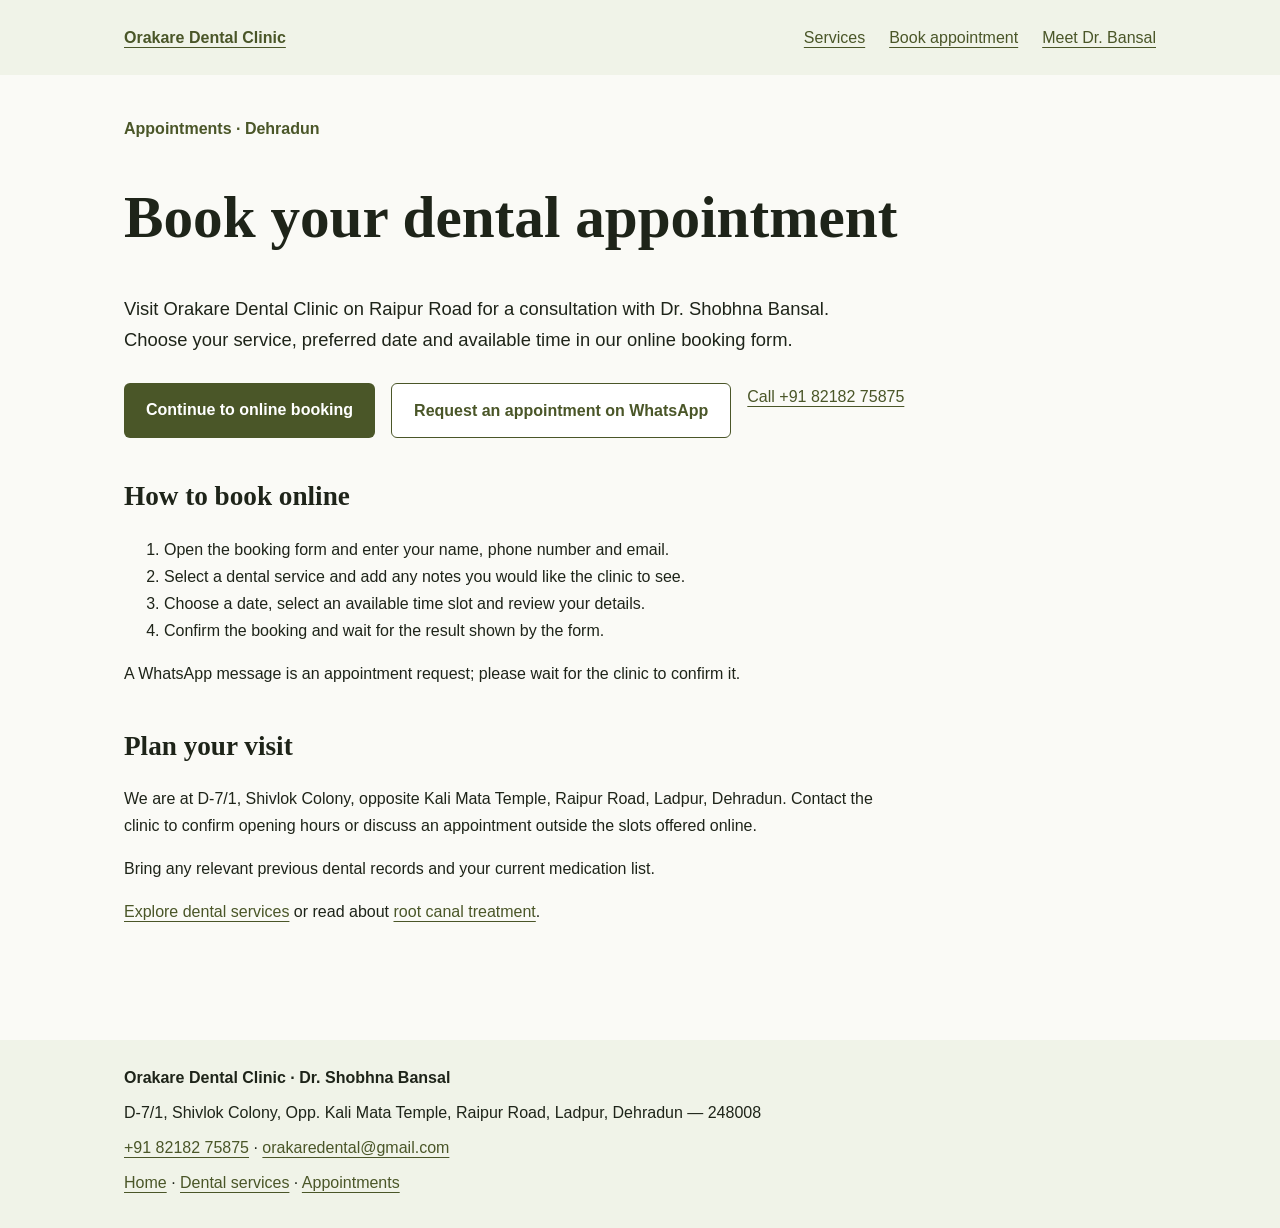
<file: book-online/index.html>
<!DOCTYPE html><html lang="en"><head><meta charset="utf-8"><meta name="viewport" content="width=device-width, initial-scale=1"><title>Book a Dental Appointment in Dehradun | Orakare Dental Clinic</title><meta name="description" content="Book an appointment with Orakare Dental Clinic on Raipur Road, Dehradun. Use our existing online booking form, call or WhatsApp the clinic."><link rel="canonical" href="https://orakaredentalclinic.com/book-online/"><meta property="og:type" content="website"><meta property="og:title" content="Book a Dental Appointment in Dehradun | Orakare Dental Clinic"><meta property="og:description" content="Book an appointment with Orakare Dental Clinic on Raipur Road, Dehradun. Use our existing online booking form, call or WhatsApp the clinic."><meta property="og:url" content="https://orakaredentalclinic.com/book-online/"><link rel="stylesheet" href="/assets/recovery.css"><script type="application/ld+json">{"@context": "https://schema.org", "@type": "WebPage", "name": "Book a Dental Appointment in Dehradun | Orakare Dental Clinic", "description": "Book an appointment with Orakare Dental Clinic on Raipur Road, Dehradun. Use our existing online booking form, call or WhatsApp the clinic.", "url": "https://orakaredentalclinic.com/book-online/", "isPartOf": {"@type": "WebSite", "name": "Orakare Dental Clinic", "url": "https://orakaredentalclinic.com/"}}</script></head><body><a class="skip" href="#main">Skip to content</a><header><nav aria-label="Main navigation"><a class="brand" href="/">Orakare Dental Clinic</a><a href="/services-3/">Services</a><a href="/book-online/">Book appointment</a><a href="/#about">Meet Dr. Bansal</a></nav></header><main id="main"><p class="eyebrow">Appointments · Dehradun</p><h1>Book your dental appointment</h1><p class="intro">Visit Orakare Dental Clinic on Raipur Road for a consultation with Dr. Shobhna Bansal. Choose your service, preferred date and available time in our online booking form.</p><div class="actions"><a class="button" href="/#contact">Continue to online booking</a><a class="button secondary" href="https://wa.me/918218275875?text=Hello%2C%20I%20would%20like%20to%20book%20an%20appointment%20at%20Orakare%20Dental%20Clinic" target="_blank" rel="noopener noreferrer">Request an appointment on WhatsApp</a><a href="tel:+918218275875">Call +91 82182 75875</a></div><section><h2>How to book online</h2><ol><li>Open the booking form and enter your name, phone number and email.</li><li>Select a dental service and add any notes you would like the clinic to see.</li><li>Choose a date, select an available time slot and review your details.</li><li>Confirm the booking and wait for the result shown by the form.</li></ol><p>A WhatsApp message is an appointment request; please wait for the clinic to confirm it.</p></section><section><h2>Plan your visit</h2><p>We are at D-7/1, Shivlok Colony, opposite Kali Mata Temple, Raipur Road, Ladpur, Dehradun. Contact the clinic to confirm opening hours or discuss an appointment outside the slots offered online.</p><p>Bring any relevant previous dental records and your current medication list.</p><p><a href="/services-3/">Explore dental services</a> or read about <a href="/service-page/root-canal-treatment/">root canal treatment</a>.</p></section></main><footer><div class="footer"><strong>Orakare Dental Clinic · Dr. Shobhna Bansal</strong><p>D-7/1, Shivlok Colony, Opp. Kali Mata Temple, Raipur Road, Ladpur, Dehradun — 248008</p><p><a href="tel:+918218275875">+91 82182 75875</a> · <a href="mailto:orakaredental@gmail.com">orakaredental@gmail.com</a></p><p><a href="/">Home</a> · <a href="/services-3/">Dental services</a> · <a href="/book-online/">Appointments</a></p></div></footer></body></html>
</file>
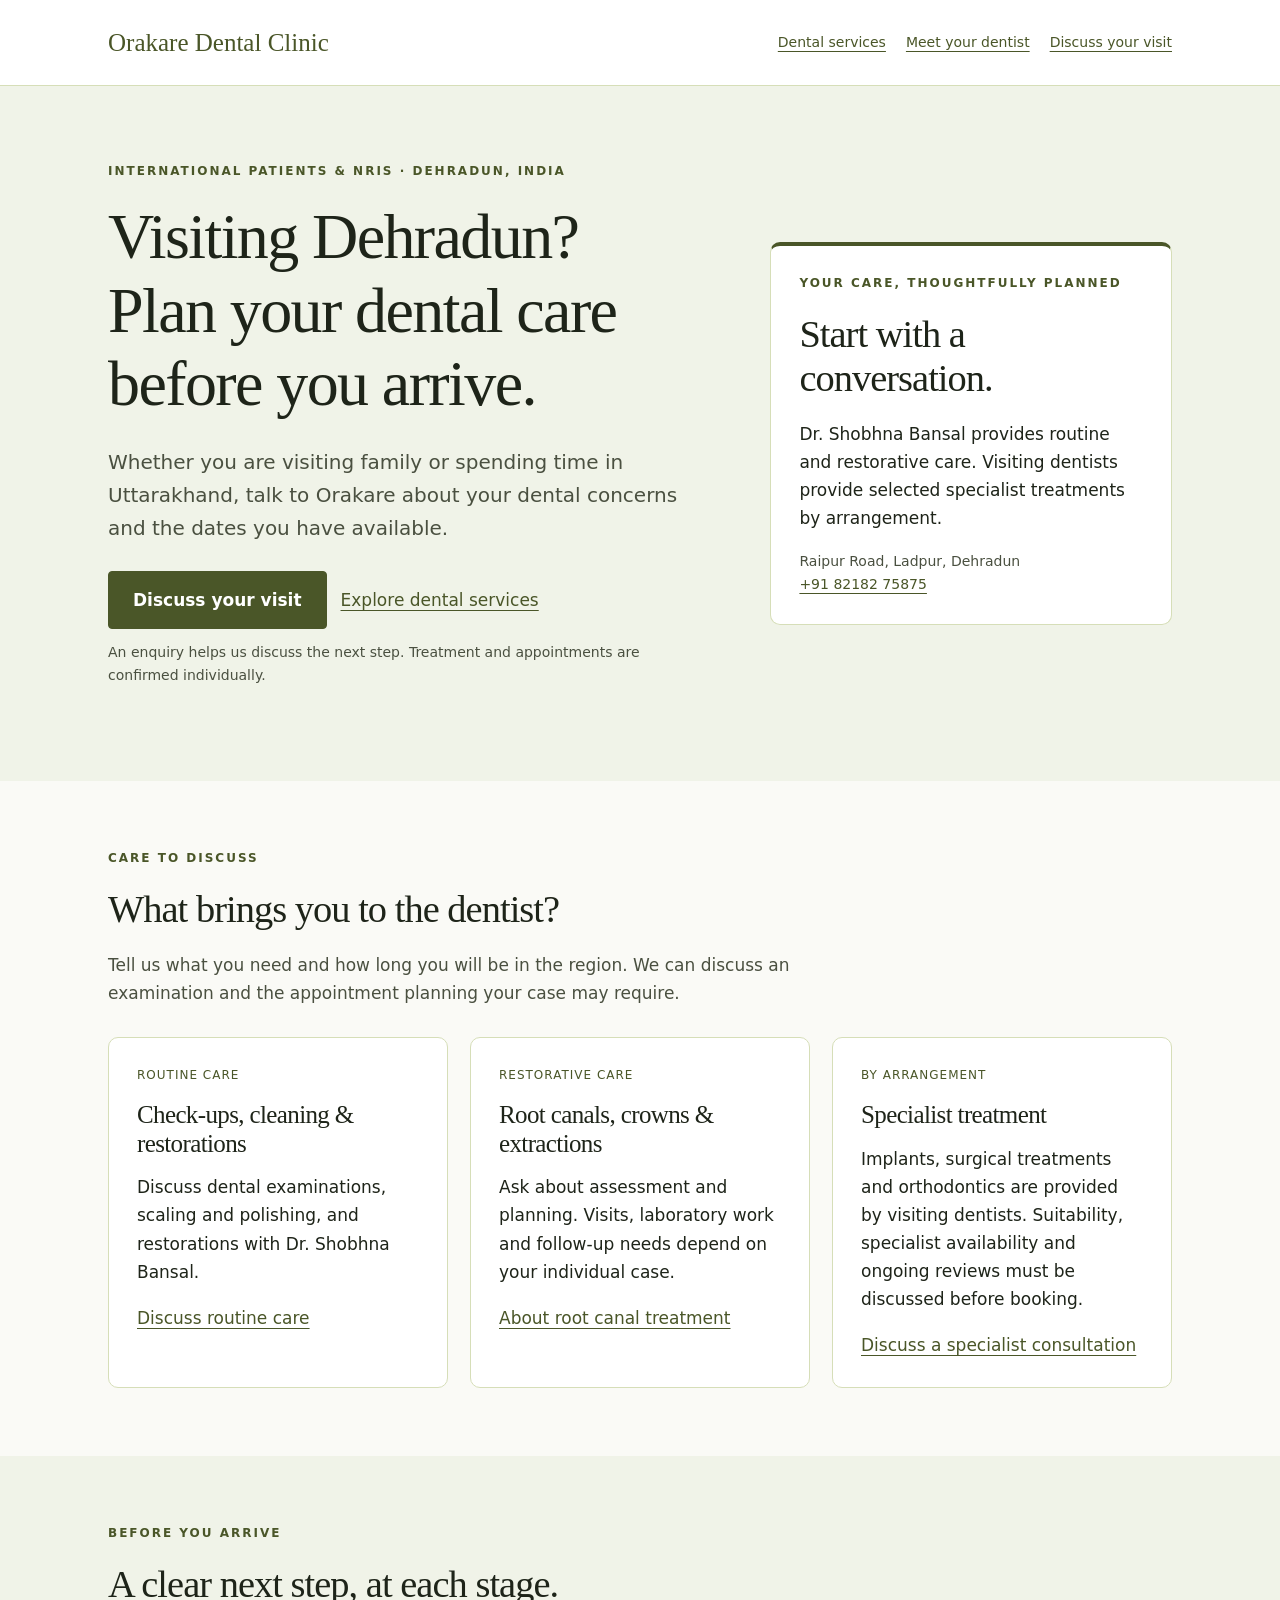
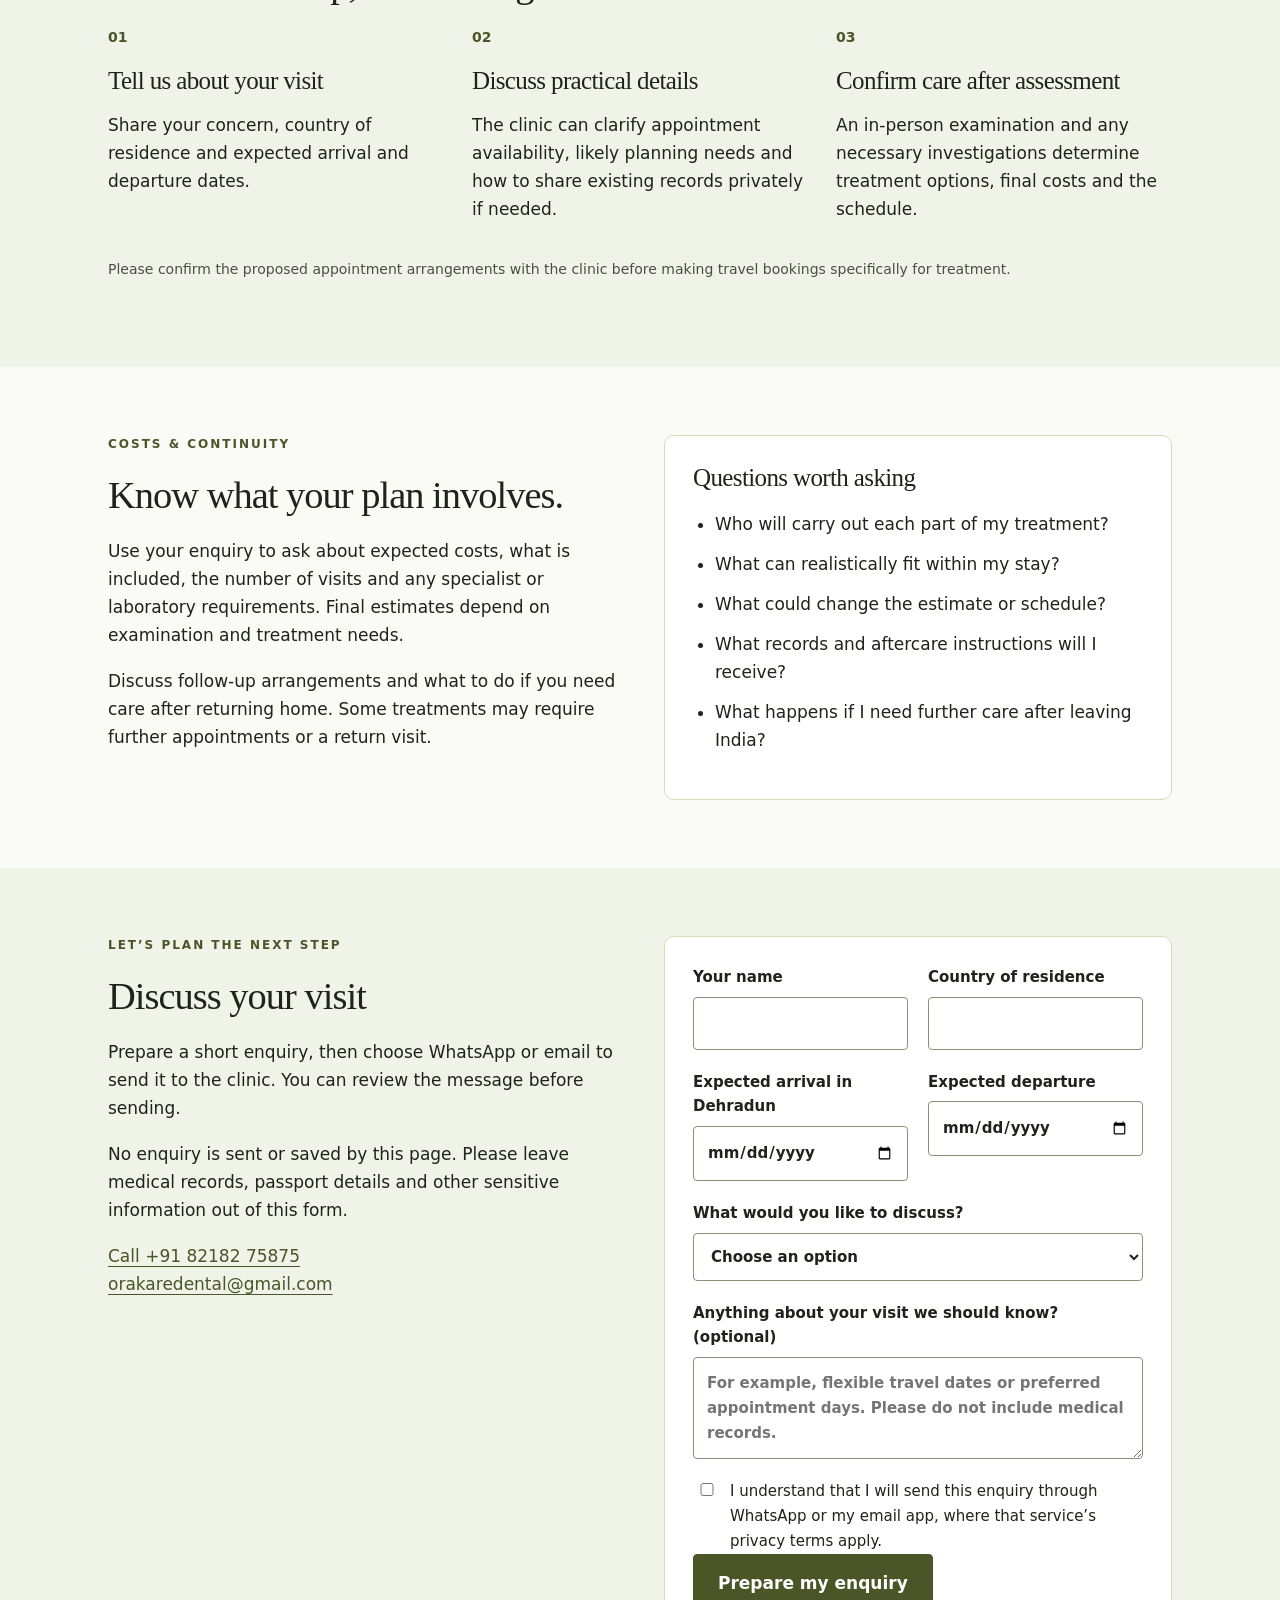
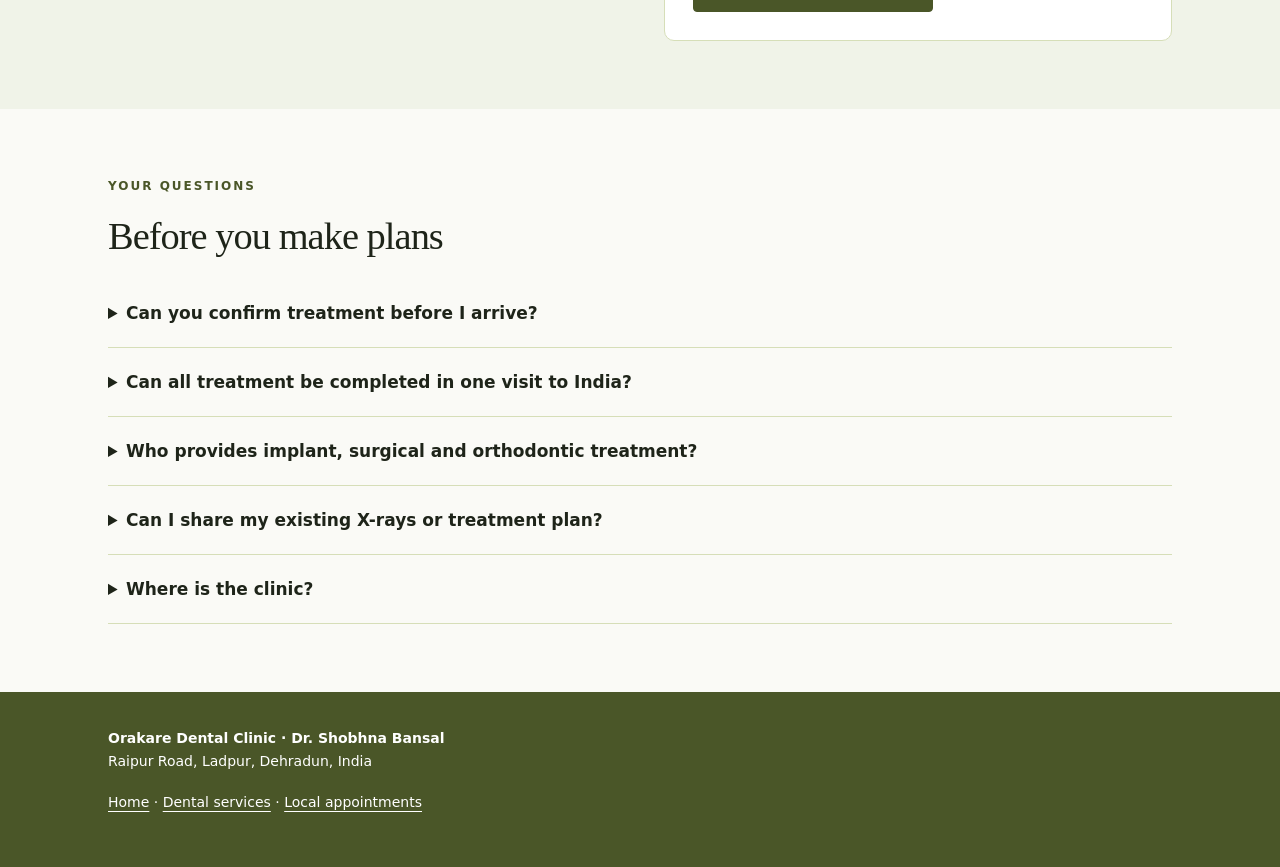
<file: international-patients/index.html>
<!DOCTYPE html>
<html lang="en"><head><meta charset="UTF-8"><meta name="viewport" content="width=device-width, initial-scale=1">
<title>Dental Care for International Patients & NRIs in Dehradun | Orakare</title>
<meta name="description" content="Visiting Dehradun from overseas? Discuss dental care, travel dates and appointment planning with Orakare Dental Clinic and Dr. Shobhna Bansal before you arrive.">
<link rel="canonical" href="https://orakaredentalclinic.com/international-patients/">
<meta property="og:type" content="website"><meta property="og:title" content="Visiting Dehradun? Plan your dental care before you arrive."><meta property="og:description" content="Dental care for international patients and NRIs at Orakare Dental Clinic. Discuss your visit, appointment needs and next steps."><meta property="og:url" content="https://orakaredentalclinic.com/international-patients/">
<style>
:root{--olive:#4a5628;--pale:#f0f3e8;--cream:#fafaf6;--ink:#1e2419;--muted:#4a5040;--line:#d6deb8;--teal:#3a6b70}*{box-sizing:border-box}html{scroll-behavior:smooth;scroll-padding-top:24px}body{margin:0;background:var(--cream);color:var(--ink);font:17px/1.65 system-ui,-apple-system,sans-serif}a{color:var(--olive);text-underline-offset:4px}a:focus-visible,button:focus-visible,input:focus-visible,select:focus-visible,textarea:focus-visible,summary:focus-visible{outline:3px solid var(--teal);outline-offset:4px}.skip{position:absolute;left:16px;top:-100px;background:white;padding:12px;z-index:10}.skip:focus{top:10px}.wrap{max-width:1120px;margin:auto;padding:0 28px}header{border-bottom:1px solid var(--line);background:white}nav{display:flex;justify-content:space-between;gap:20px;align-items:center;padding:22px 0;flex-wrap:wrap}.brand{font-family:Georgia,serif;font-size:25px;text-decoration:none}.navlinks{display:flex;flex-wrap:wrap;gap:20px;font-size:14px}h1,h2,h3{font-family:Georgia,serif;font-weight:400;line-height:1.15;letter-spacing:-.025em}h1{font-size:clamp(40px,5vw,66px);margin:18px 0 25px}h2{font-size:clamp(30px,3vw,42px);margin:0 0 20px}h3{font-size:25px;margin:0 0 15px}p{margin:0 0 18px}.eyebrow{font-size:12px;font-weight:650;letter-spacing:2px;text-transform:uppercase;color:var(--olive)}.hero{padding:76px 0;background:var(--pale)}.hero-grid{display:grid;grid-template-columns:1.5fr 1fr;gap:60px;align-items:center}.intro{font-size:20px;color:var(--muted);max-width:690px}.actions{display:flex;gap:14px;align-items:center;flex-wrap:wrap;margin:26px 0 12px}.button{display:inline-block;padding:14px 24px;border:1px solid var(--olive);background:var(--olive);color:white;text-decoration:none;border-radius:4px;font:inherit;font-weight:600;cursor:pointer}.secondary{background:transparent;color:var(--olive)}.small{font-size:14px;color:var(--muted)}.card{background:white;padding:28px;border:1px solid var(--line);border-radius:10px}.card p:last-child{margin-bottom:0}.hero-card{border-top:4px solid var(--olive)}section.block{padding:68px 0}.grid{display:grid;grid-template-columns:repeat(3,1fr);gap:22px}.section-intro{max-width:750px;color:var(--muted);margin-bottom:30px}.tag{font-size:12px;letter-spacing:1px;text-transform:uppercase;color:var(--olive);display:block;margin-bottom:15px}.soft{background:var(--pale)}.steps{counter-reset:steps;list-style:none;padding:0;display:grid;grid-template-columns:repeat(3,1fr);gap:28px}.steps li{counter-increment:steps}.steps li:before{content:'0' counter(steps);display:block;color:var(--olive);font-size:14px;font-weight:700;margin-bottom:18px}.two{display:grid;grid-template-columns:1fr 1fr;gap:48px}.checklist{padding-left:22px}.checklist li{margin:12px 0}.formgrid{display:grid;grid-template-columns:1fr 1fr;gap:20px}label{display:block;font-size:15px;font-weight:600}input,textarea,select{display:block;width:100%;margin-top:7px;padding:13px;border:1px solid #889174;border-radius:4px;background:white;font:inherit;color:var(--ink)}textarea{resize:vertical}.full{grid-column:1/-1}.consent{display:flex;align-items:flex-start;gap:10px;font-weight:400}.consent input{width:20px;min-width:20px;margin-top:4px}.prepared{margin-top:20px;padding:22px;background:var(--pale);border-radius:6px}.prepared[hidden]{display:none}#message-preview{white-space:pre-wrap;overflow-wrap:anywhere}details{border-bottom:1px solid var(--line);padding:20px 0}summary{cursor:pointer;font-weight:600}details p{margin:15px 0 0}footer{background:var(--olive);color:white;padding:35px 0}footer a{color:white}footer p{font-size:14px}ul{padding-left:22px}@media(max-width:760px){.wrap{padding:0 20px}.hero{padding:42px 0}.hero-grid,.grid,.two,.steps{grid-template-columns:1fr;gap:24px}.hero-card{margin-top:8px}section.block{padding:44px 0}.formgrid{grid-template-columns:1fr}.navlinks{gap:14px}.button{padding:13px 18px}h1{font-size:42px}.card{padding:23px}}@media(prefers-reduced-motion:reduce){html{scroll-behavior:auto}}
</style>
<script type="application/ld+json">{"@context":"https://schema.org","@type":"WebPage","name":"Dental Care for International Patients & NRIs in Dehradun","url":"https://orakaredentalclinic.com/international-patients/","isPartOf":{"@type":"WebSite","name":"Orakare Dental Clinic","url":"https://orakaredentalclinic.com/"},"about":{"@id":"https://orakaredentalclinic.com/#clinic"}}</script></head>
<body><a class="skip" href="#main">Skip to content</a><header><div class="wrap"><nav aria-label="Main navigation"><a class="brand" href="/">Orakare Dental Clinic</a><div class="navlinks"><a href="/services-3/">Dental services</a><a href="/#about">Meet your dentist</a><a href="#discuss">Discuss your visit</a></div></nav></div></header>
<main id="main"><section class="hero"><div class="wrap hero-grid"><div><p class="eyebrow">International patients & NRIs · Dehradun, India</p><h1>Visiting Dehradun?<br>Plan your dental care before you arrive.</h1><p class="intro">Whether you are visiting family or spending time in Uttarakhand, talk to Orakare about your dental concerns and the dates you have available.</p><div class="actions"><a class="button" href="#discuss">Discuss your visit</a><a href="/services-3/">Explore dental services</a></div><p class="small">An enquiry helps us discuss the next step. Treatment and appointments are confirmed individually.</p></div><aside class="card hero-card" aria-label="Your care at Orakare"><p class="eyebrow">Your care, thoughtfully planned</p><h2>Start with a conversation.</h2><p>Dr. Shobhna Bansal provides routine and restorative care. Visiting dentists provide selected specialist treatments by arrangement.</p><p class="small">Raipur Road, Ladpur, Dehradun<br><a href="tel:+918218275875">+91 82182 75875</a></p></aside></div></section>
<section class="block"><div class="wrap"><p class="eyebrow">Care to discuss</p><h2>What brings you to the dentist?</h2><p class="section-intro">Tell us what you need and how long you will be in the region. We can discuss an examination and the appointment planning your case may require.</p><div class="grid"><article class="card"><span class="tag">Routine care</span><h3>Check-ups, cleaning & restorations</h3><p>Discuss dental examinations, scaling and polishing, and restorations with Dr. Shobhna Bansal.</p><a href="#discuss">Discuss routine care</a></article><article class="card"><span class="tag">Restorative care</span><h3>Root canals, crowns & extractions</h3><p>Ask about assessment and planning. Visits, laboratory work and follow-up needs depend on your individual case.</p><a href="/service-page/root-canal-treatment/">About root canal treatment</a></article><article class="card"><span class="tag">By arrangement</span><h3>Specialist treatment</h3><p>Implants, surgical treatments and orthodontics are provided by visiting dentists. Suitability, specialist availability and ongoing reviews must be discussed before booking.</p><a href="#discuss">Discuss a specialist consultation</a></article></div></div></section>
<section class="block soft"><div class="wrap"><p class="eyebrow">Before you arrive</p><h2>A clear next step, at each stage.</h2><ol class="steps"><li><h3>Tell us about your visit</h3><p>Share your concern, country of residence and expected arrival and departure dates.</p></li><li><h3>Discuss practical details</h3><p>The clinic can clarify appointment availability, likely planning needs and how to share existing records privately if needed.</p></li><li><h3>Confirm care after assessment</h3><p>An in-person examination and any necessary investigations determine treatment options, final costs and the schedule.</p></li></ol><p class="small">Please confirm the proposed appointment arrangements with the clinic before making travel bookings specifically for treatment.</p></div></section>
<section class="block"><div class="wrap two"><div><p class="eyebrow">Costs & continuity</p><h2>Know what your plan involves.</h2><p>Use your enquiry to ask about expected costs, what is included, the number of visits and any specialist or laboratory requirements. Final estimates depend on examination and treatment needs.</p><p>Discuss follow-up arrangements and what to do if you need care after returning home. Some treatments may require further appointments or a return visit.</p></div><div class="card"><h3>Questions worth asking</h3><ul class="checklist"><li>Who will carry out each part of my treatment?</li><li>What can realistically fit within my stay?</li><li>What could change the estimate or schedule?</li><li>What records and aftercare instructions will I receive?</li><li>What happens if I need further care after leaving India?</li></ul></div></div></section>
<section class="block soft" id="discuss"><div class="wrap two"><div><p class="eyebrow">Let’s plan the next step</p><h2>Discuss your visit</h2><p>Prepare a short enquiry, then choose WhatsApp or email to send it to the clinic. You can review the message before sending.</p><p>No enquiry is sent or saved by this page. Please leave medical records, passport details and other sensitive information out of this form.</p><p><a href="tel:+918218275875">Call +91 82182 75875</a><br><a href="mailto:orakaredental@gmail.com">orakaredental@gmail.com</a></p><noscript><p>You can contact us directly by phone or email, or <a href="https://wa.me/918218275875">open WhatsApp</a>. Include your travel dates and the type of appointment you would like.</p></noscript></div><div class="card"><form id="visit-form"><div class="formgrid"><label>Your name<input name="name" autocomplete="name" maxlength="100" required></label><label>Country of residence<input name="country" autocomplete="country-name" maxlength="80" required></label><label>Expected arrival in Dehradun<input name="arrival" type="date" required></label><label>Expected departure<input name="departure" type="date" required></label><label class="full">What would you like to discuss?<select name="care" required><option value="">Choose an option</option><option>Check-up, cleaning or restoration</option><option>Root canal, crown or extraction</option><option>Implant, surgery or orthodontic consultation</option><option>Not sure yet</option></select></label><label class="full">Anything about your visit we should know? (optional)<textarea name="note" rows="3" maxlength="500" placeholder="For example, flexible travel dates or preferred appointment days. Please do not include medical records."></textarea></label><label class="full consent"><input type="checkbox" required><span>I understand that I will send this enquiry through WhatsApp or my email app, where that service’s privacy terms apply.</span></label></div><button class="button" type="submit">Prepare my enquiry</button></form><div class="prepared" id="prepared" hidden><p role="status">Your enquiry is ready. Choose a service to review and send it.</p><p class="small" id="message-preview"></p><div class="actions"><a class="button" id="send-whatsapp" href="https://wa.me/918218275875" target="_blank" rel="noopener noreferrer">Send via WhatsApp</a><a class="button secondary" id="send-email" href="mailto:orakaredental@gmail.com">Send via email</a></div><p class="small">Nothing has been sent yet. An enquiry does not confirm an appointment.</p></div></div></div></section>
<section class="block"><div class="wrap"><p class="eyebrow">Your questions</p><h2>Before you make plans</h2><details><summary>Can you confirm treatment before I arrive?</summary><p>We can discuss your concern and appointment planning. Final recommendations, costs and treatment schedules require an appropriate clinical examination and any necessary investigations.</p></details><details><summary>Can all treatment be completed in one visit to India?</summary><p>This depends on the treatment, clinical findings, laboratory work and follow-up needs. Please discuss your full travel window with the clinic; completion within a particular stay cannot be assumed.</p></details><details><summary>Who provides implant, surgical and orthodontic treatment?</summary><p>Visiting dentists provide these treatments by arrangement. The clinic must confirm the appropriate dentist’s availability and the review schedule for your case.</p></details><details><summary>Can I share my existing X-rays or treatment plan?</summary><p>Contact the clinic first to arrange an appropriate way to share your records privately. Please do not enter clinical records in the public enquiry form.</p></details><details><summary>Where is the clinic?</summary><p>Orakare Dental Clinic is at D-7/1, Shivlok Colony, opposite Kali Mata Temple, Raipur Road, Ladpur, Dehradun, Uttarakhand — 248008. Please account for travel to Dehradun when planning a visit elsewhere in Uttarakhand.</p></details></div></section></main>
<footer><div class="wrap"><p><strong>Orakare Dental Clinic · Dr. Shobhna Bansal</strong><br>Raipur Road, Ladpur, Dehradun, India</p><p><a href="/">Home</a> · <a href="/services-3/">Dental services</a> · <a href="/book-online/">Local appointments</a></p></div></footer>
<script>
const form=document.getElementById('visit-form');const prepared=document.getElementById('prepared');
form.addEventListener('input',()=>{prepared.hidden=true;form.elements.departure.setCustomValidity('');});
form.addEventListener('submit',event=>{event.preventDefault();const fields=new FormData(form);const arrival=fields.get('arrival');const departure=fields.get('departure');if(departure<arrival){form.elements.departure.setCustomValidity('Departure must be on or after your arrival.');form.elements.departure.reportValidity();return;}const note=fields.get('note').trim();const message=['Hello Orakare, I would like to discuss my visit.','Name: '+fields.get('name').trim(),'Country of residence: '+fields.get('country').trim(),'Arrival in Dehradun: '+arrival,'Departure: '+departure,'Care to discuss: '+fields.get('care'),...(note?['Visit notes: '+note]:[]),'Please let me know the next step and appointment availability.'].join('\n');document.getElementById('message-preview').textContent=message;document.getElementById('send-whatsapp').href='https://wa.me/918218275875?text='+encodeURIComponent(message);document.getElementById('send-email').href='mailto:orakaredental@gmail.com?subject='+encodeURIComponent('International / NRI patient — discuss my visit')+'&body='+encodeURIComponent(message);prepared.hidden=false;});
</script></body></html>
</file>
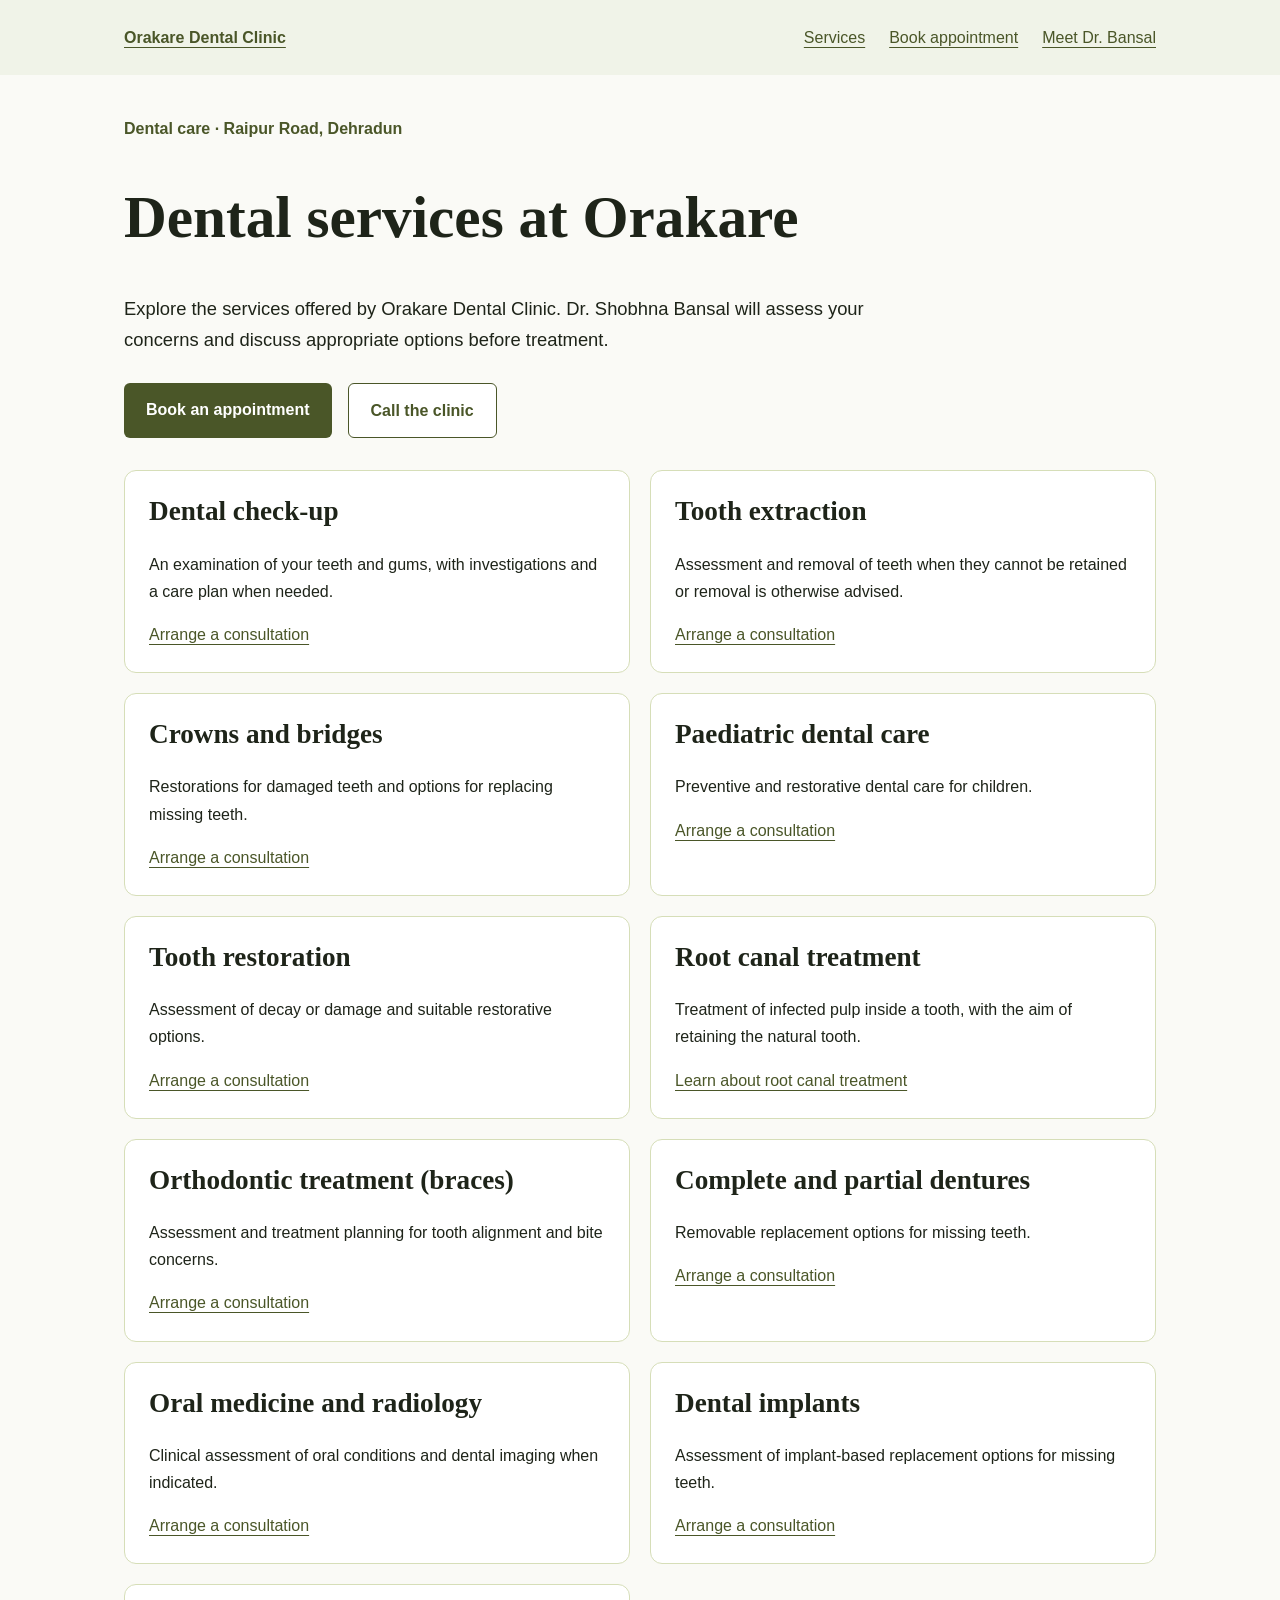
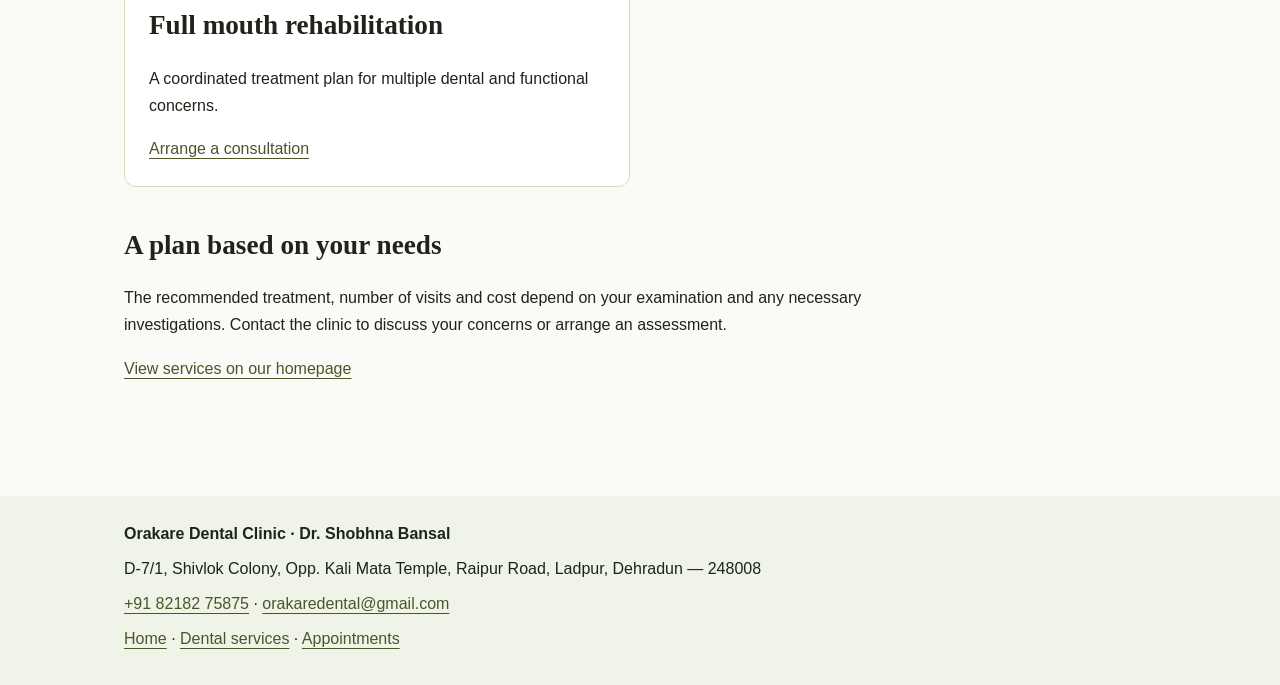
<file: services-3/index.html>
<!DOCTYPE html><html lang="en"><head><meta charset="utf-8"><meta name="viewport" content="width=device-width, initial-scale=1"><title>Dental Services in Dehradun | Orakare Dental Clinic</title><meta name="description" content="Explore dental check-ups, restorations, root canal treatment, braces, dentures and other services at Orakare Dental Clinic in Dehradun."><link rel="canonical" href="https://orakaredentalclinic.com/services-3/"><meta property="og:type" content="website"><meta property="og:title" content="Dental Services in Dehradun | Orakare Dental Clinic"><meta property="og:description" content="Explore dental check-ups, restorations, root canal treatment, braces, dentures and other services at Orakare Dental Clinic in Dehradun."><meta property="og:url" content="https://orakaredentalclinic.com/services-3/"><link rel="stylesheet" href="/assets/recovery.css"><script type="application/ld+json">{"@context": "https://schema.org", "@type": "WebPage", "name": "Dental Services in Dehradun | Orakare Dental Clinic", "description": "Explore dental check-ups, restorations, root canal treatment, braces, dentures and other services at Orakare Dental Clinic in Dehradun.", "url": "https://orakaredentalclinic.com/services-3/", "isPartOf": {"@type": "WebSite", "name": "Orakare Dental Clinic", "url": "https://orakaredentalclinic.com/"}}</script></head><body><a class="skip" href="#main">Skip to content</a><header><nav aria-label="Main navigation"><a class="brand" href="/">Orakare Dental Clinic</a><a href="/services-3/">Services</a><a href="/book-online/">Book appointment</a><a href="/#about">Meet Dr. Bansal</a></nav></header><main id="main"><p class="eyebrow">Dental care · Raipur Road, Dehradun</p><h1>Dental services at Orakare</h1><p class="intro">Explore the services offered by Orakare Dental Clinic. Dr. Shobhna Bansal will assess your concerns and discuss appropriate options before treatment.</p><div class="actions"><a class="button" href="/book-online/">Book an appointment</a><a class="button secondary" href="tel:+918218275875">Call the clinic</a></div><div class="grid"><article class="card"><h2>Dental check-up</h2><p>An examination of your teeth and gums, with investigations and a care plan when needed.</p><a href="/book-online/">Arrange a consultation</a></article><article class="card"><h2>Tooth extraction</h2><p>Assessment and removal of teeth when they cannot be retained or removal is otherwise advised.</p><a href="/book-online/">Arrange a consultation</a></article><article class="card"><h2>Crowns and bridges</h2><p>Restorations for damaged teeth and options for replacing missing teeth.</p><a href="/book-online/">Arrange a consultation</a></article><article class="card"><h2>Paediatric dental care</h2><p>Preventive and restorative dental care for children.</p><a href="/book-online/">Arrange a consultation</a></article><article class="card"><h2>Tooth restoration</h2><p>Assessment of decay or damage and suitable restorative options.</p><a href="/book-online/">Arrange a consultation</a></article><article class="card"><h2>Root canal treatment</h2><p>Treatment of infected pulp inside a tooth, with the aim of retaining the natural tooth.</p><a href="/service-page/root-canal-treatment/">Learn about root canal treatment</a></article><article class="card"><h2>Orthodontic treatment (braces)</h2><p>Assessment and treatment planning for tooth alignment and bite concerns.</p><a href="/book-online/">Arrange a consultation</a></article><article class="card"><h2>Complete and partial dentures</h2><p>Removable replacement options for missing teeth.</p><a href="/book-online/">Arrange a consultation</a></article><article class="card"><h2>Oral medicine and radiology</h2><p>Clinical assessment of oral conditions and dental imaging when indicated.</p><a href="/book-online/">Arrange a consultation</a></article><article class="card"><h2>Dental implants</h2><p>Assessment of implant-based replacement options for missing teeth.</p><a href="/book-online/">Arrange a consultation</a></article><article class="card"><h2>Full mouth rehabilitation</h2><p>A coordinated treatment plan for multiple dental and functional concerns.</p><a href="/book-online/">Arrange a consultation</a></article></div><section><h2>A plan based on your needs</h2><p>The recommended treatment, number of visits and cost depend on your examination and any necessary investigations. Contact the clinic to discuss your concerns or arrange an assessment.</p><a href="/#services">View services on our homepage</a></section></main><footer><div class="footer"><strong>Orakare Dental Clinic · Dr. Shobhna Bansal</strong><p>D-7/1, Shivlok Colony, Opp. Kali Mata Temple, Raipur Road, Ladpur, Dehradun — 248008</p><p><a href="tel:+918218275875">+91 82182 75875</a> · <a href="mailto:orakaredental@gmail.com">orakaredental@gmail.com</a></p><p><a href="/">Home</a> · <a href="/services-3/">Dental services</a> · <a href="/book-online/">Appointments</a></p></div></footer></body></html>
</file>
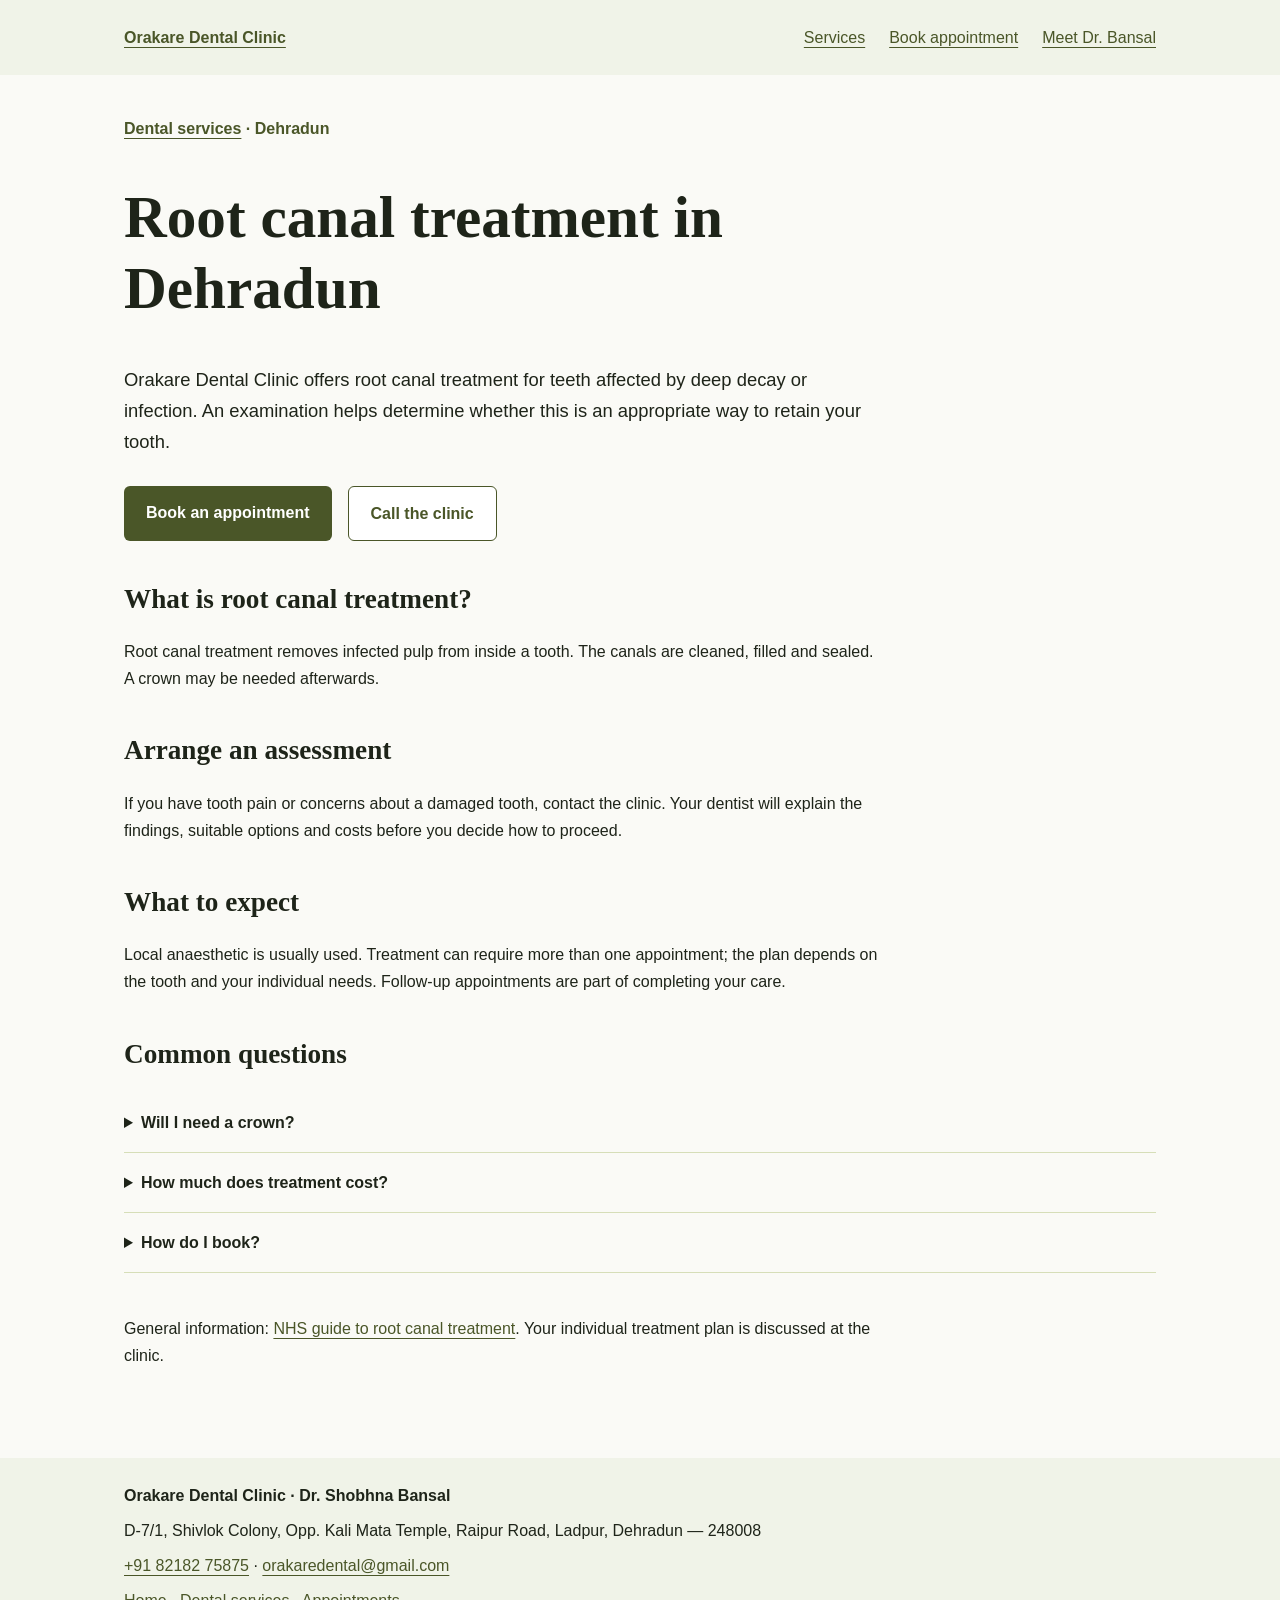
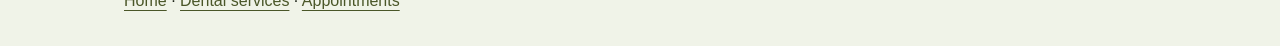
<file: service-page/root-canal-treatment/index.html>
<!DOCTYPE html><html lang="en"><head><meta charset="utf-8"><meta name="viewport" content="width=device-width, initial-scale=1"><title>Root Canal Treatment in Dehradun | Orakare Dental Clinic</title><meta name="description" content="Learn about root canal treatment at Orakare Dental Clinic, Raipur Road, Dehradun. Arrange an assessment with Dr. Shobhna Bansal."><link rel="canonical" href="https://orakaredentalclinic.com/service-page/root-canal-treatment/"><meta property="og:type" content="website"><meta property="og:title" content="Root Canal Treatment in Dehradun | Orakare Dental Clinic"><meta property="og:description" content="Learn about root canal treatment at Orakare Dental Clinic, Raipur Road, Dehradun. Arrange an assessment with Dr. Shobhna Bansal."><meta property="og:url" content="https://orakaredentalclinic.com/service-page/root-canal-treatment/"><link rel="stylesheet" href="/assets/recovery.css"><script type="application/ld+json">{"@context": "https://schema.org", "@type": "WebPage", "name": "Root Canal Treatment in Dehradun | Orakare Dental Clinic", "description": "Learn about root canal treatment at Orakare Dental Clinic, Raipur Road, Dehradun. Arrange an assessment with Dr. Shobhna Bansal.", "url": "https://orakaredentalclinic.com/service-page/root-canal-treatment/", "isPartOf": {"@type": "WebSite", "name": "Orakare Dental Clinic", "url": "https://orakaredentalclinic.com/"}}</script></head><body><a class="skip" href="#main">Skip to content</a><header><nav aria-label="Main navigation"><a class="brand" href="/">Orakare Dental Clinic</a><a href="/services-3/">Services</a><a href="/book-online/">Book appointment</a><a href="/#about">Meet Dr. Bansal</a></nav></header><main id="main"><p class="eyebrow"><a href="/services-3/">Dental services</a> · Dehradun</p><h1>Root canal treatment in Dehradun</h1><p class="intro">Orakare Dental Clinic offers root canal treatment for teeth affected by deep decay or infection. An examination helps determine whether this is an appropriate way to retain your tooth.</p><div class="actions"><a class="button" href="/book-online/">Book an appointment</a><a class="button secondary" href="tel:+918218275875">Call the clinic</a></div><section><h2>What is root canal treatment?</h2><p>Root canal treatment removes infected pulp from inside a tooth. The canals are cleaned, filled and sealed. A crown may be needed afterwards.</p></section><section><h2>Arrange an assessment</h2><p>If you have tooth pain or concerns about a damaged tooth, contact the clinic. Your dentist will explain the findings, suitable options and costs before you decide how to proceed.</p></section><section><h2>What to expect</h2><p>Local anaesthetic is usually used. Treatment can require more than one appointment; the plan depends on the tooth and your individual needs. Follow-up appointments are part of completing your care.</p></section><section><h2>Common questions</h2><details><summary>Will I need a crown?</summary><p>A crown may be recommended. Your dentist will discuss the restoration needed for your tooth.</p></details><details><summary>How much does treatment cost?</summary><p>Ask the clinic for an estimate after assessment, including any recommended restoration and follow-up visits.</p></details><details><summary>How do I book?</summary><p><a href="/book-online/">Visit our appointment page</a> to open the existing online booking form, call or WhatsApp the clinic.</p></details></section><p>General information: <a href="https://www.nhs.uk/tests-and-treatments/root-canal-treatment/" target="_blank" rel="noopener noreferrer">NHS guide to root canal treatment</a>. Your individual treatment plan is discussed at the clinic.</p></main><footer><div class="footer"><strong>Orakare Dental Clinic · Dr. Shobhna Bansal</strong><p>D-7/1, Shivlok Colony, Opp. Kali Mata Temple, Raipur Road, Ladpur, Dehradun — 248008</p><p><a href="tel:+918218275875">+91 82182 75875</a> · <a href="mailto:orakaredental@gmail.com">orakaredental@gmail.com</a></p><p><a href="/">Home</a> · <a href="/services-3/">Dental services</a> · <a href="/book-online/">Appointments</a></p></div></footer></body></html>
</file>
<file: assets/recovery.css>
*{box-sizing:border-box}body{margin:0;background:#fafaf6;color:#1e2419;font-family:Arial,sans-serif;line-height:1.7}a{color:#4a5628;text-underline-offset:4px}a:focus-visible{outline:3px solid #3a6b70;outline-offset:5px}header,footer{background:#f0f3e8}nav,main,.footer{max-width:1080px;margin:auto;padding:24px}nav{display:flex;flex-wrap:wrap;align-items:center;gap:24px}nav .brand{font-weight:bold;margin-right:auto}h1,h2{font-family:Georgia,serif;line-height:1.2}h1{font-size:clamp(2.2rem,5vw,3.7rem);max-width:850px}h2{font-size:1.7rem}p{max-width:760px}.intro{font-size:1.15rem}.eyebrow{color:#4a5628;font-weight:bold}.actions{display:flex;flex-wrap:wrap;gap:16px;margin:28px 0}.button{display:inline-block;background:#4a5628;color:white;padding:13px 22px;border-radius:6px;font-weight:bold;text-decoration:none}.secondary{background:white;color:#4a5628;border:1px solid #4a5628}.grid{display:grid;grid-template-columns:repeat(2,minmax(0,1fr));gap:20px;margin:32px 0}.card{background:white;border:1px solid #d6deb8;border-radius:12px;padding:24px}.card h2{margin-top:0}section{margin:42px 0}details{border-bottom:1px solid #d6deb8;padding:16px 0}summary{cursor:pointer;font-weight:bold}footer{margin-top:48px}.footer p{margin:8px 0}.skip{position:absolute;left:-9999px}.skip:focus{left:16px;top:10px;background:white;padding:12px;z-index:5}@media(max-width:600px){.grid{grid-template-columns:1fr}nav{gap:16px}main{padding:20px}.actions .button{width:100%;text-align:center}}
</file>
